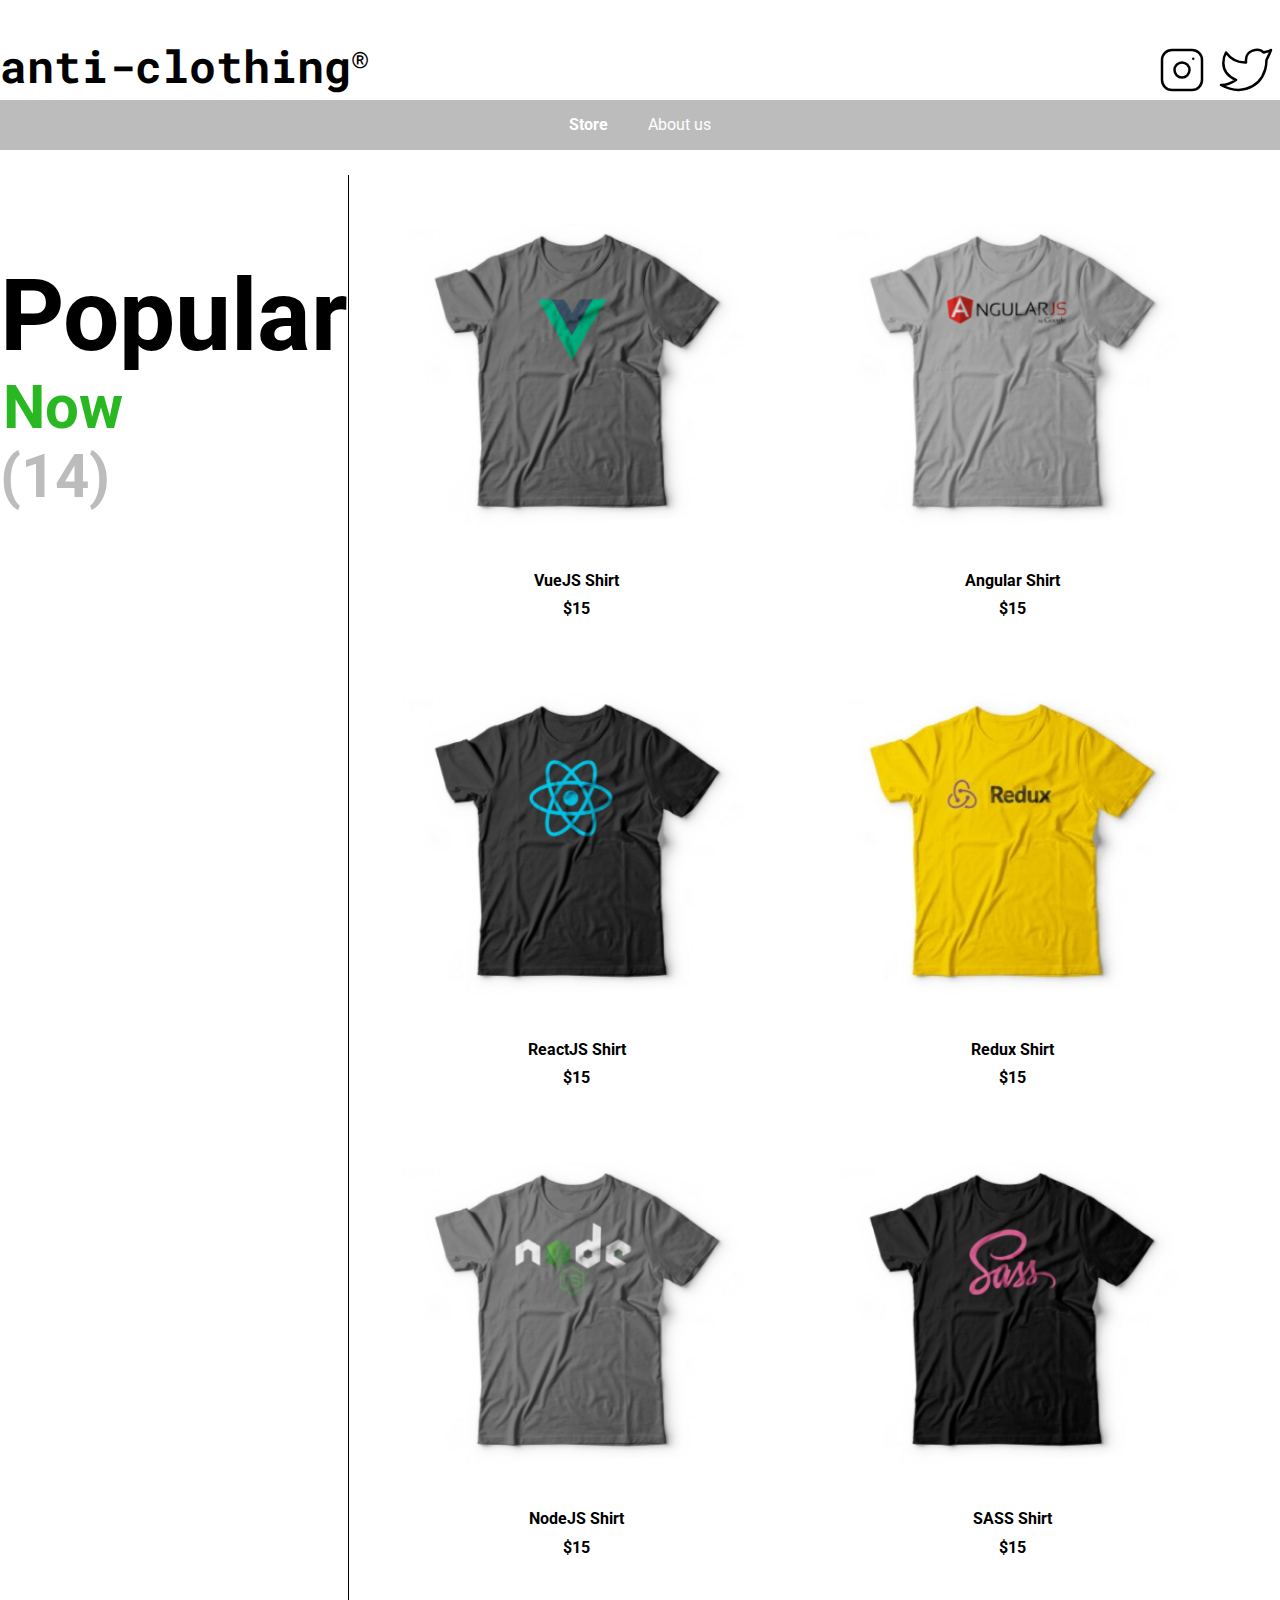
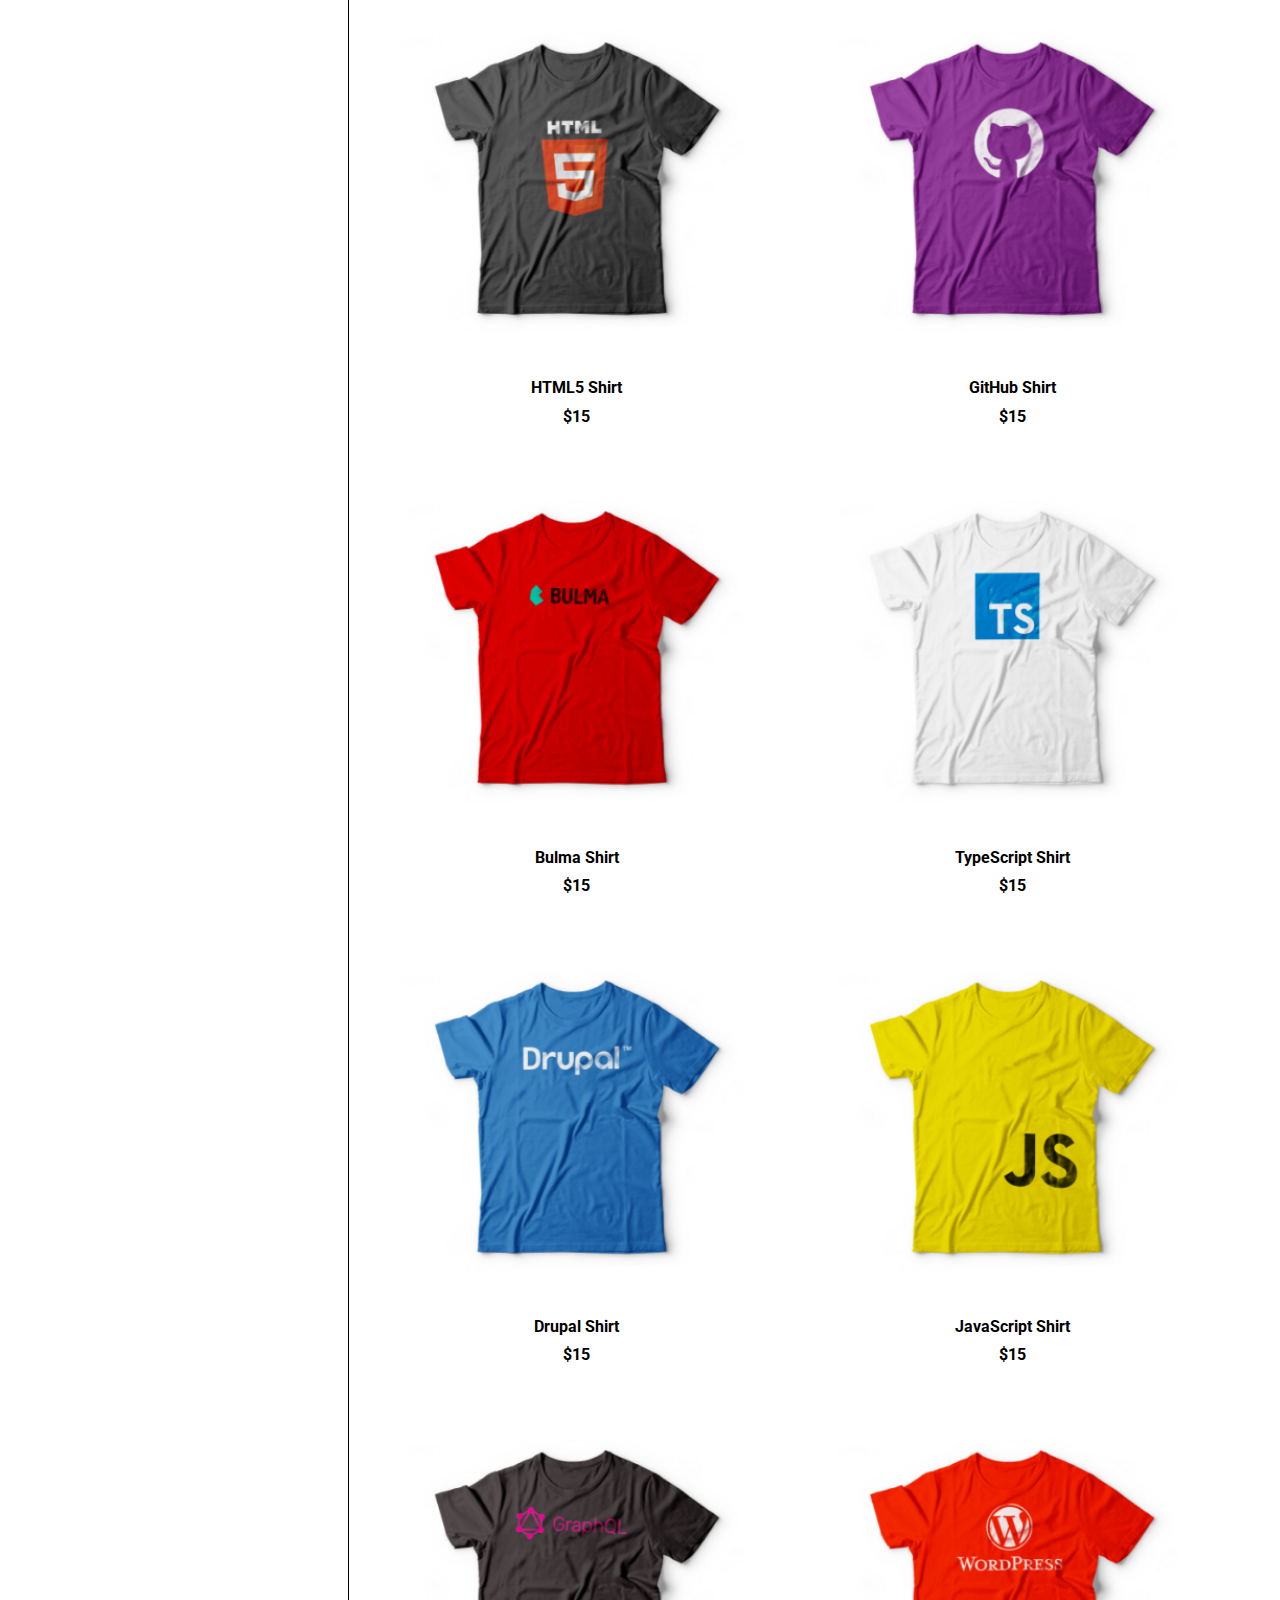
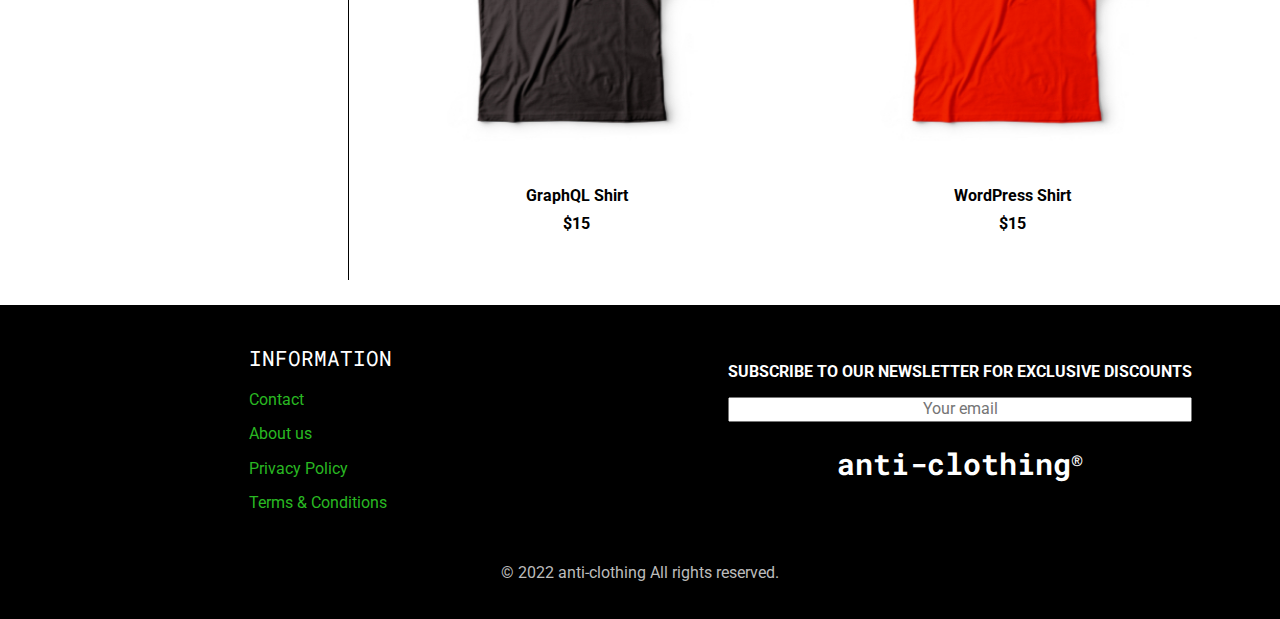
<file: index.html>
<!DOCTYPE html>
<html>
<head>
    <meta charset='utf-8'>
    <meta http-equiv='X-UA-Compatible' content='IE=edge'>
    <title>Store project</title>
    <meta name='viewport' content='width=device-width, initial-scale=1'>
    <link rel='stylesheet' type='text/css' media='screen' href='style-sheets/style.css'>
    <link rel='stylesheet' type='text/css' media='screen' href='style-sheets/normalize.css'>
    <link rel="preconnect" href="https://fonts.gstatic.com">
    <link href="https://fonts.googleapis.com/css2?family=Roboto+Mono:wght@300&family=Roboto:wght@300&display=swap" rel="stylesheet">
</head>
<body>
    <header class="header">
        <a href="index.html" class="header__link"> 
            <h1 class="header__logo">anti-clothing<div class="header__registered">®</div></h1>
        </a>           
        <a href="https://www.instagram.com/leoga007/" class="header__link">
            <svg xmlns="http://www.w3.org/2000/svg" class="icon icon-tabler icon-tabler-brand-instagram header__icon" width="60" height="60" viewBox="0 0 24 24" stroke-width="1" stroke="#000000" fill="none" stroke-linecap="round" stroke-linejoin="round">
                <path stroke="none" d="M0 0h24v24H0z" fill="none"/>
                <rect x="4" y="4" width="16" height="16" rx="4" />
                <circle cx="12" cy="12" r="3" />
                <line x1="16.5" y1="7.5" x2="16.5" y2="7.501" />
            </svg>
        </a>        
        <a href="https://twitter.com/Leo_cuul" class="header__link">
            <svg xmlns="http://www.w3.org/2000/svg" class="icon icon-tabler icon-tabler-brand-twitter header__icon" width="60" height="60" viewBox="0 0 24 24" stroke-width="1" stroke="#000000" fill="none" stroke-linecap="round" stroke-linejoin="round">
                <path stroke="none" d="M0 0h24v24H0z" fill="none"/>
                <path d="M22 4.01c-1 .49 -1.98 .689 -3 .99c-1.121 -1.265 -2.783 -1.335 -4.38 -.737s-2.643 2.06 -2.62 3.737v1c-3.245 .083 -6.135 -1.395 -8 -4c0 0 -4.182 7.433 4 11c-1.872 1.247 -3.739 2.088 -6 2c3.308 1.803 6.913 2.423 10.034 1.517c3.58 -1.04 6.522 -3.723 7.651 -7.742a13.84 13.84 0 0 0 .497 -3.753c-.002 -.249 1.51 -2.772 1.818 -4.013z" />
            </svg>
        </a>        
    </header>
    <nav class="navegation">
        <a href="index.html" class="navegation__link navegation__text--on">  
            <p class="navegation__text">Store</p>
        </a>  
        <a href="AboutUs.html" class="navegation__link">
            <p class="navegation__text">About us</p>
        </a>      
    </nav>
    <section class="section">
        <div class="heading">
            <h2 class="heading__text">Popular <div class="heading__text--green">Now</div></h2>
            <h3 class="heading__counter">(14)</h3>
        </div> 
        <div class="section__grid">
            <div class="section__product">
                <img src="img/1.jpg" class="section__image">
                <p class="section__name">VueJS Shirt</p>
                <p class="section__price">$15</p>
            </div>
            <div class="section__product">
                <img src="img/2.jpg" class="section__image">
                <p class="section__name">Angular Shirt</p>
                <p class="section__price">$15</p>
            </div>
            <div class="section__product">
                <img src="img/3.jpg" class="section__image">
                <p class="section__name">ReactJS Shirt</p>
                <p class="section__price">$15</p>
            </div>
            <div class="section__product">
                <img src="img/4.jpg" class="section__image">
                <p class="section__name">Redux Shirt</p>
                <p class="section__price">$15</p>
            </div>
            <div class="section__product">
                <img src="img/5.jpg" class="section__image">
                <p class="section__name">NodeJS Shirt</p>
                <p class="section__price">$15</p>
            </div>
            <div class="section__product">
                <img src="img/6.jpg" class="section__image">
                <p class="section__name">SASS Shirt</p>
                <p class="section__price">$15</p>
            </div>
            <div class="section__product">
                <img src="img/7.jpg" class="section__image">
                <p class="section__name">HTML5 Shirt</p>
                <p class="section__price">$15</p>
            </div>
            <div class="section__product">
                <img src="img/8.jpg" class="section__image">
                <p class="section__name">GitHub Shirt</p>
                <p class="section__price">$15</p>
            </div>
            <div class="section__product">
                <img src="img/9.jpg" class="section__image">
                <p class="section__name">Bulma Shirt</p>
                <p class="section__price">$15</p>
            </div>
            <div class="section__product">
                <img src="img/10.jpg" class="section__image">
                <p class="section__name">TypeScript Shirt</p>
                <p class="section__price">$15</p>
            </div>
            <div class="section__product">
                <img src="img/11.jpg" class="section__image">
                <p class="section__name">Drupal Shirt</p>
                <p class="section__price">$15</p>
            </div>
            <div class="section__product">
                <img src="img/12.jpg" class="section__image">
                <p class="section__name">JavaScript Shirt</p>
                <p class="section__price">$15</p>
            </div>
            <div class="section__product">
                <img src="img/13.jpg" class="section__image">
                <p class="section__name">GraphQL Shirt</p>
                <p class="section__price">$15</p>
            </div>
            <div class="section__product">
                <img src="img/14.jpg" class="section__image">
                <p class="section__name">WordPress Shirt</p>
                <p class="section__price">$15</p>
            </div>
        </div> <!--Grid end-->          
    </section>
    <footer class="footer">
        <div class="footer__main">  
            <div class="footer__first">
                <div class="footer__mainContainer">
                    <p class="footer__information">information</p>
                </div>
                <a href="#" class="footer__link">
                    <p class="footer_text">Contact</p>
                </a>
                <a href="AboutUs.html" class="footer__link">
                    <p class="footer_text">About us</p>
                </a>
                <a href="#" class="footer__link">
                    <p class="footer_text">Privacy Policy</p>
                </a>
                <a href="#" class="footer__link">
                    <p class="footer_text">Terms & Conditions</p>
                </a>
            </div> 
            <div class="footer__second">
                <p class="footer__subscribe">Subscribe to our newsletter for exclusive discounts</p>
                <input type="email" name="email" placeholder="Your email" class="footer__box">
                <a href="index.html" class="footer__index"> 
                    <h2 class="footer__logo">anti-clothing<div class="footer__registered">®</div></h2>
                </a>           
            </div>
        </div>
        <p class="footer__foot">© 2022 anti-clothing All rights reserved.</p>            
    </footer>
</body>
</html>
</file>
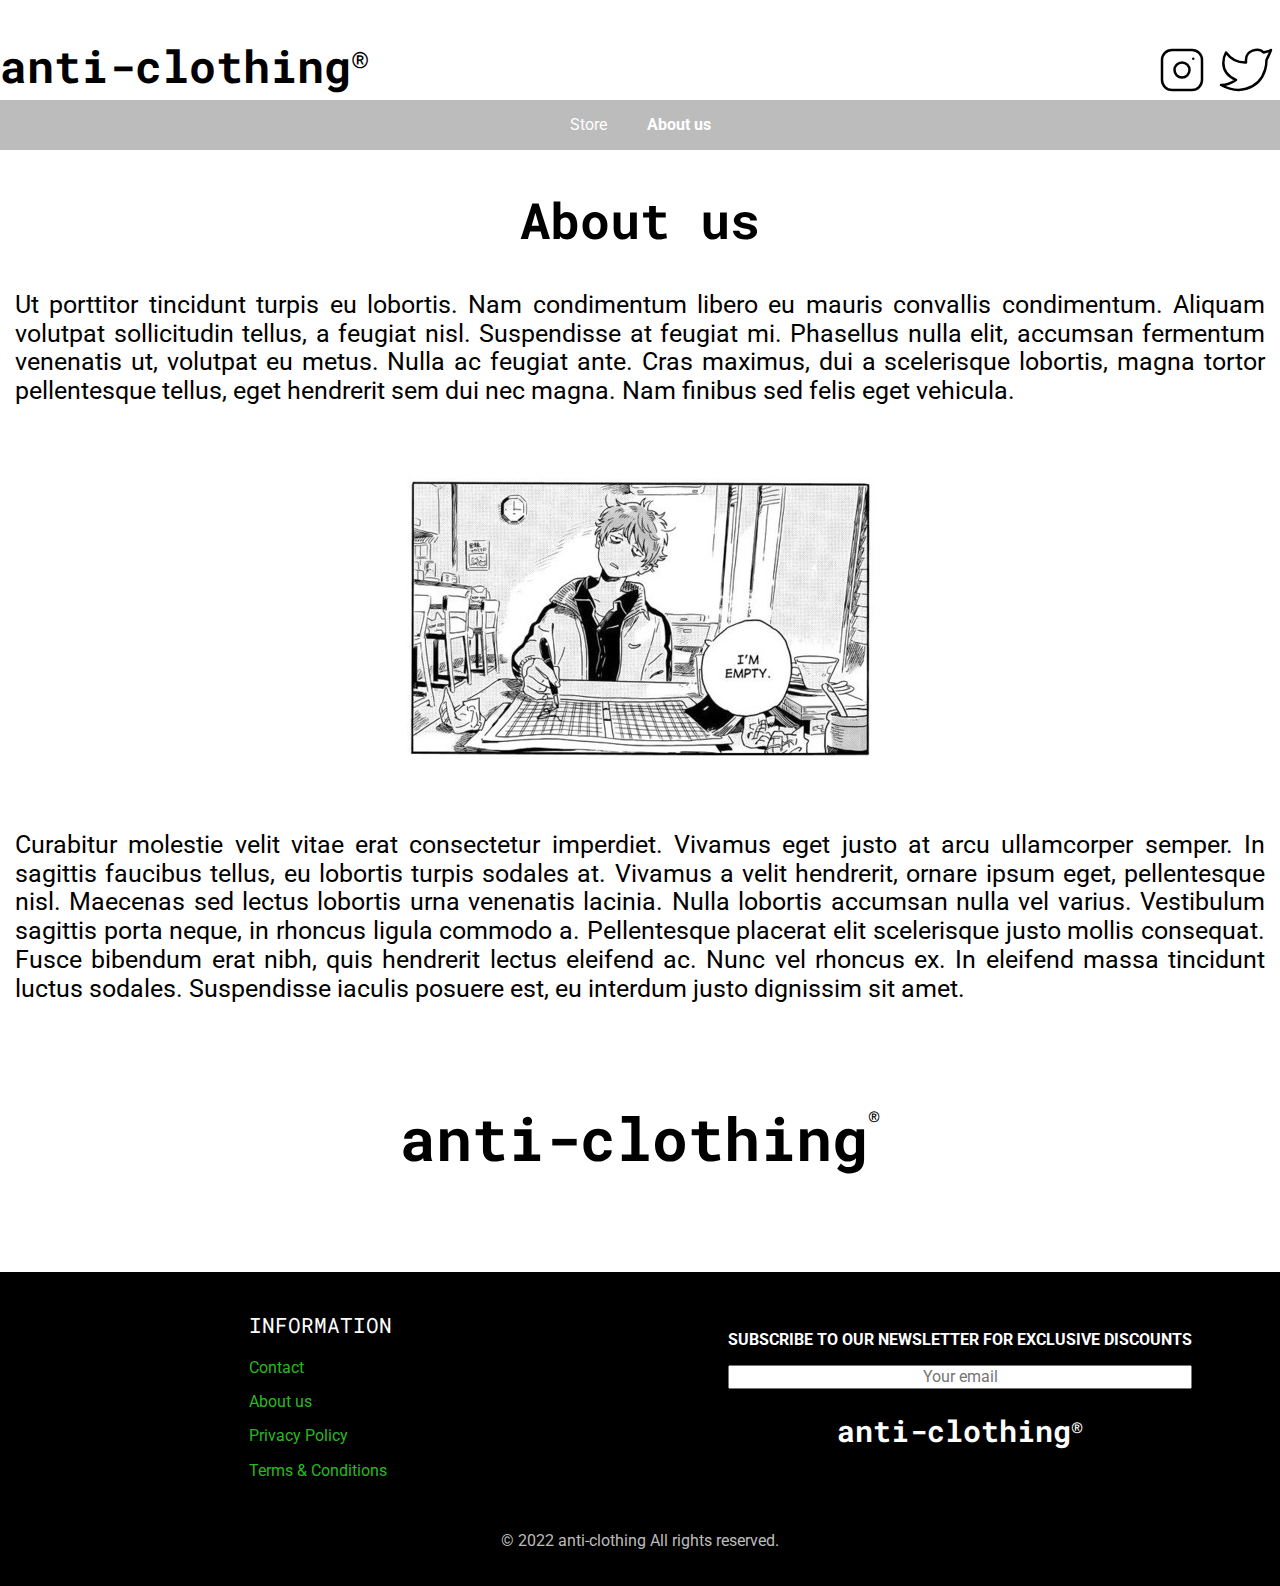
<file: AboutUs.html>
<!DOCTYPE html>
<html>
<head>
    <meta charset='utf-8'>
    <meta http-equiv='X-UA-Compatible' content='IE=edge'>
    <title>Store project</title>
    <meta name='viewport' content='width=device-width, initial-scale=1'>
    <link rel='stylesheet' type='text/css' media='screen' href='style-sheets/style.css'>
    <link rel='stylesheet' type='text/css' media='screen' href='style-sheets/normalize.css'>
    <link rel="preconnect" href="https://fonts.gstatic.com">
    <link href="https://fonts.googleapis.com/css2?family=Roboto+Mono:wght@300&family=Roboto:wght@300&display=swap" rel="stylesheet">
</head>
<body>
    <header class="header">
        <a href="index.html" class="header__link"> 
            <h1 class="header__logo">anti-clothing<div class="header__registered">®</div></h1>
        </a>           
        <a href="https://www.instagram.com/leoga007/" class="header__link">
            <svg xmlns="http://www.w3.org/2000/svg" class="icon icon-tabler icon-tabler-brand-instagram header__icon" width="60" height="60" viewBox="0 0 24 24" stroke-width="1" stroke="#000000" fill="none" stroke-linecap="round" stroke-linejoin="round">
                <path stroke="none" d="M0 0h24v24H0z" fill="none"/>
                <rect x="4" y="4" width="16" height="16" rx="4" />
                <circle cx="12" cy="12" r="3" />
                <line x1="16.5" y1="7.5" x2="16.5" y2="7.501" />
            </svg>
        </a>        
        <a href="https://twitter.com/Leo_cuul" class="header__link">
            <svg xmlns="http://www.w3.org/2000/svg" class="icon icon-tabler icon-tabler-brand-twitter header__icon" width="60" height="60" viewBox="0 0 24 24" stroke-width="1" stroke="#000000" fill="none" stroke-linecap="round" stroke-linejoin="round">
                <path stroke="none" d="M0 0h24v24H0z" fill="none"/>
                <path d="M22 4.01c-1 .49 -1.98 .689 -3 .99c-1.121 -1.265 -2.783 -1.335 -4.38 -.737s-2.643 2.06 -2.62 3.737v1c-3.245 .083 -6.135 -1.395 -8 -4c0 0 -4.182 7.433 4 11c-1.872 1.247 -3.739 2.088 -6 2c3.308 1.803 6.913 2.423 10.034 1.517c3.58 -1.04 6.522 -3.723 7.651 -7.742a13.84 13.84 0 0 0 .497 -3.753c-.002 -.249 1.51 -2.772 1.818 -4.013z" />
            </svg>
        </a>        
    </header>
    <nav class="navegation">
        <a href="index.html" class="navegation__link">  
            <p class="navegation__text">Store</p>
        </a>  
        <a href="AboutUs.html" class="navegation__link navegation__text--on">
            <p class="navegation__text">About us</p>
        </a>      
    </nav>
    <section class="AboutUs">
        <div class="AboutUs__title">
            <h2 class="AboutUs__titletext">About us</h2>
        </div>
        <div class="AboutUsParagraphs">
            <p class="AboutUs__p1">
                Ut porttitor tincidunt turpis eu lobortis. Nam condimentum libero eu mauris convallis condimentum. Aliquam volutpat sollicitudin tellus, a feugiat nisl. Suspendisse at feugiat mi. Phasellus nulla elit, accumsan fermentum venenatis ut, volutpat eu metus. Nulla ac feugiat ante. Cras maximus, dui a scelerisque lobortis, magna tortor pellentesque tellus, eget hendrerit sem dui nec magna. Nam finibus sed felis eget vehicula.
            </p>
            <img src="img/AboutUsImage.jpg" class="AboutUs__img">
            <p class="AboutUs__p2">
                Curabitur molestie velit vitae erat consectetur imperdiet. Vivamus eget justo at arcu ullamcorper semper. In sagittis faucibus tellus, eu lobortis turpis sodales at. Vivamus a velit hendrerit, ornare ipsum eget, pellentesque nisl. Maecenas sed lectus lobortis urna venenatis lacinia. Nulla lobortis accumsan nulla vel varius. Vestibulum sagittis porta neque, in rhoncus ligula commodo a. Pellentesque placerat elit scelerisque justo mollis consequat. Fusce bibendum erat nibh, quis hendrerit lectus eleifend ac. Nunc vel rhoncus ex. In eleifend massa tincidunt luctus sodales. Suspendisse iaculis posuere est, eu interdum justo dignissim sit amet.
            </p>
        </div> 
        <a href="index.html" class="AboutUs__link"> 
            <h2 class="AboutUs__logo">anti-clothing<div class="AboutUs__registered">®</div></h2>
        </a>   
    </section>
    <footer class="footer">
        <div class="footer__main">  
            <div class="footer__first">
                <div class="footer__mainContainer">
                    <p class="footer__information">information</p>
                </div>
                <a href="#" class="footer__link">
                    <p class="footer_text">Contact</p>
                </a>
                <a href="AboutUs.html" class="footer__link">
                    <p class="footer_text">About us</p>
                </a>
                <a href="#" class="footer__link">
                    <p class="footer_text">Privacy Policy</p>
                </a>
                <a href="#" class="footer__link">
                    <p class="footer_text">Terms & Conditions</p>
                </a>
            </div> 
            <div class="footer__second">
                <p class="footer__subscribe">Subscribe to our newsletter for exclusive discounts</p>
                <input type="email" name="email" placeholder="Your email" class="footer__box">
                <a href="index.html" class="footer__index"> 
                    <h2 class="footer__logo">anti-clothing<div class="footer__registered">®</div></h2>
                </a>           
            </div>
        </div>
        <p class="footer__foot">© 2022 anti-clothing All rights reserved.</p>            
    </footer>
</body>
</html>
</file>
<file: style-sheets/style.css>
/* Var */
:root {
    --LogoFont : 'Roboto Mono', monospace;
    --MainFont : 'Roboto', sans-serif;
    --MainColor : #29B822;
    --Light : #FFFFFF;
    --Dark : #000000;
    --Grey : #BCBCBC;

}

/* global */
html{
    font-size: 62.5%;
}
body{
    font-size: 16px;
}

/* header */
.header{
    display: grid;
    grid: 6rem / 90% 5% 5% ;
    gap: 0;
    padding-top: 4rem;
}
.header__link{
    text-decoration: none;
}
.header__logo{
    font-family: var(--LogoFont) ;
    margin: 0;
    color: var(--Dark);
    font-size: 4.5rem;
    display: flex;
}
.header__registered{
    font-size: 3rem;
}
.header__icon:hover{
    -webkit-transform: scale(1.2);
    -ms-transform: scale(1.2);
    transform: scale(1.2);
}
@media (max-width: 1025px){
    .header{
        grid: 6rem / 100% 0% 0% ;
    }
    .header__icon{
        display: none;
    }
    .header__logo{
        justify-content: center;
    }
}

/* navegation */
.navegation{
    background-color: var(--Grey);
    display: flex;
    gap: 4rem;
    justify-content: center;
    margin-bottom: 2.5rem;
}
.navegation__link{
    text-decoration: none;
}
.navegation__text{
    color: var(--Light);
    font-family: var(--MainFont);
}
.navegation__text--on{
    font-weight: bold;
}
.navegation__text:hover{
    font-weight: bold;
}

/*footer*/
.footer{
    background-color: var(--Dark);
    padding-bottom: 1rem;
}
.footer__main{
    padding: 2rem 0;
    display: grid;
    grid: auto / 50% 50%;
    align-items: center;
}
.footer__first{
    margin: 0 auto;
}
.footer__information{
    font-family: var(--LogoFont);
    color: var(--Light);
    font-size: 2.1rem;
    text-transform: uppercase;
}
.footer__link{
    text-decoration: none;
    color: var(--MainColor);
    font-family: var(--MainFont);
}
.footer__link:hover{
    text-decoration: underline;
}
.footer__second{
    margin: 0 auto;
    display: flex;
    flex-direction: column;
}
.footer__subscribe{
    color: var(--Light);
    font-family: var(--MainFont);
    font-weight: bold;
    text-transform: uppercase;
}
.footer__box{
    font-family: var(--MainFont);
    text-align: center;
}
.footer__index{
    text-decoration: none;
}
.footer__logo{
    color: var(--Light);
    font-family: var(--LogoFont);
    justify-content: center;
    font-size: 3rem;
    display: flex;
}
.footer__registered{
    font-size: 2rem;
}
.footer__foot{
    color: var(--Grey);
    text-align: center;
    font-family: var(--MainFont);
    padding-bottom: 1rem;
}

/* Section*/
.section{
    display: flex;
    margin-bottom: 2.5rem;
}
.heading__text{
    font-family: var(--MainFont);
    font-size: 10rem;
    text-align: left;
    margin-bottom: 0;
}
.heading__text--green{
    color: var(--MainColor);
    font-size: 6rem;
    margin-left: 0.25rem;
}
.heading__counter{
    color: var(--Grey);
    font-family: var(--MainFont);
    font-size: 6rem;
    margin-top: 0;
}
.section__grid{
    width: min(125rem , 100%);
    margin: 0 5rem 0 auto;
    padding: 0 0 2rem 1rem;
    display: grid;
    grid-template-columns: 1fr 1fr 1fr;
    border-left: 0.1rem solid;
    border-color:var(--Dark);
}
.section__product{
    display: flex;
    flex-direction: column;
    font-weight: bold;
    margin: 1rem;
}
.section__product:hover{
    -webkit-transform: scale(1.1);
    -ms-transform: scale(1.1);
    transform: scale(1.1);
    border-bottom: 0.1rem solid;
    border-color:var(--MainColor);
}
.section__image{
    width: 37rem;
    margin: 1.5rem auto;
}
.section__name{
    font-family: var(--MainFont);
    text-align: center;
    margin: 0;
}
.section__price{
    font-family: var(--MainFont);
    text-align: center;
    margin-top: 1rem;
}
@media (max-width: 1425px){
    .section__grid{
        grid-template-columns: 1fr 1fr;
    }
}
@media (max-width: 1025px){
    .section{
        flex-direction: column;
    }
}
@media (max-width: 700px){
    .section__grid{
        grid-template-columns: 1fr;
    }
}

/* About us page*/
.AboutUs__titletext{
    font-family: var(--LogoFont);
    font-size: 5rem;
    text-align: center;
}
.AboutUsParagraphs{
    width: min(125rem , 100%);
    margin: 0 auto;
}
.AboutUs__p1 ,
.AboutUs__p2{
    font-family: var(--MainFont);
    font-size: 2.5rem;
    text-align: justify;
}
.AboutUs__img{
    margin: 6rem auto;
    display: flex;
    align-items: center;
    justify-content: center;
}
.AboutUs__link{
    text-decoration: none;
}
.AboutUs__logo{
    color: var(--Dark);
    font-family: var(--LogoFont);
    justify-content: center;
    font-size: 6rem;
    display: flex;
    margin: 10rem auto;
}
.AboutUs__registered{
    font-size: 2rem;
}
@media(max-width: 512px){
    .AboutUs__img{
        width: 100%;
    }
}
</file>
